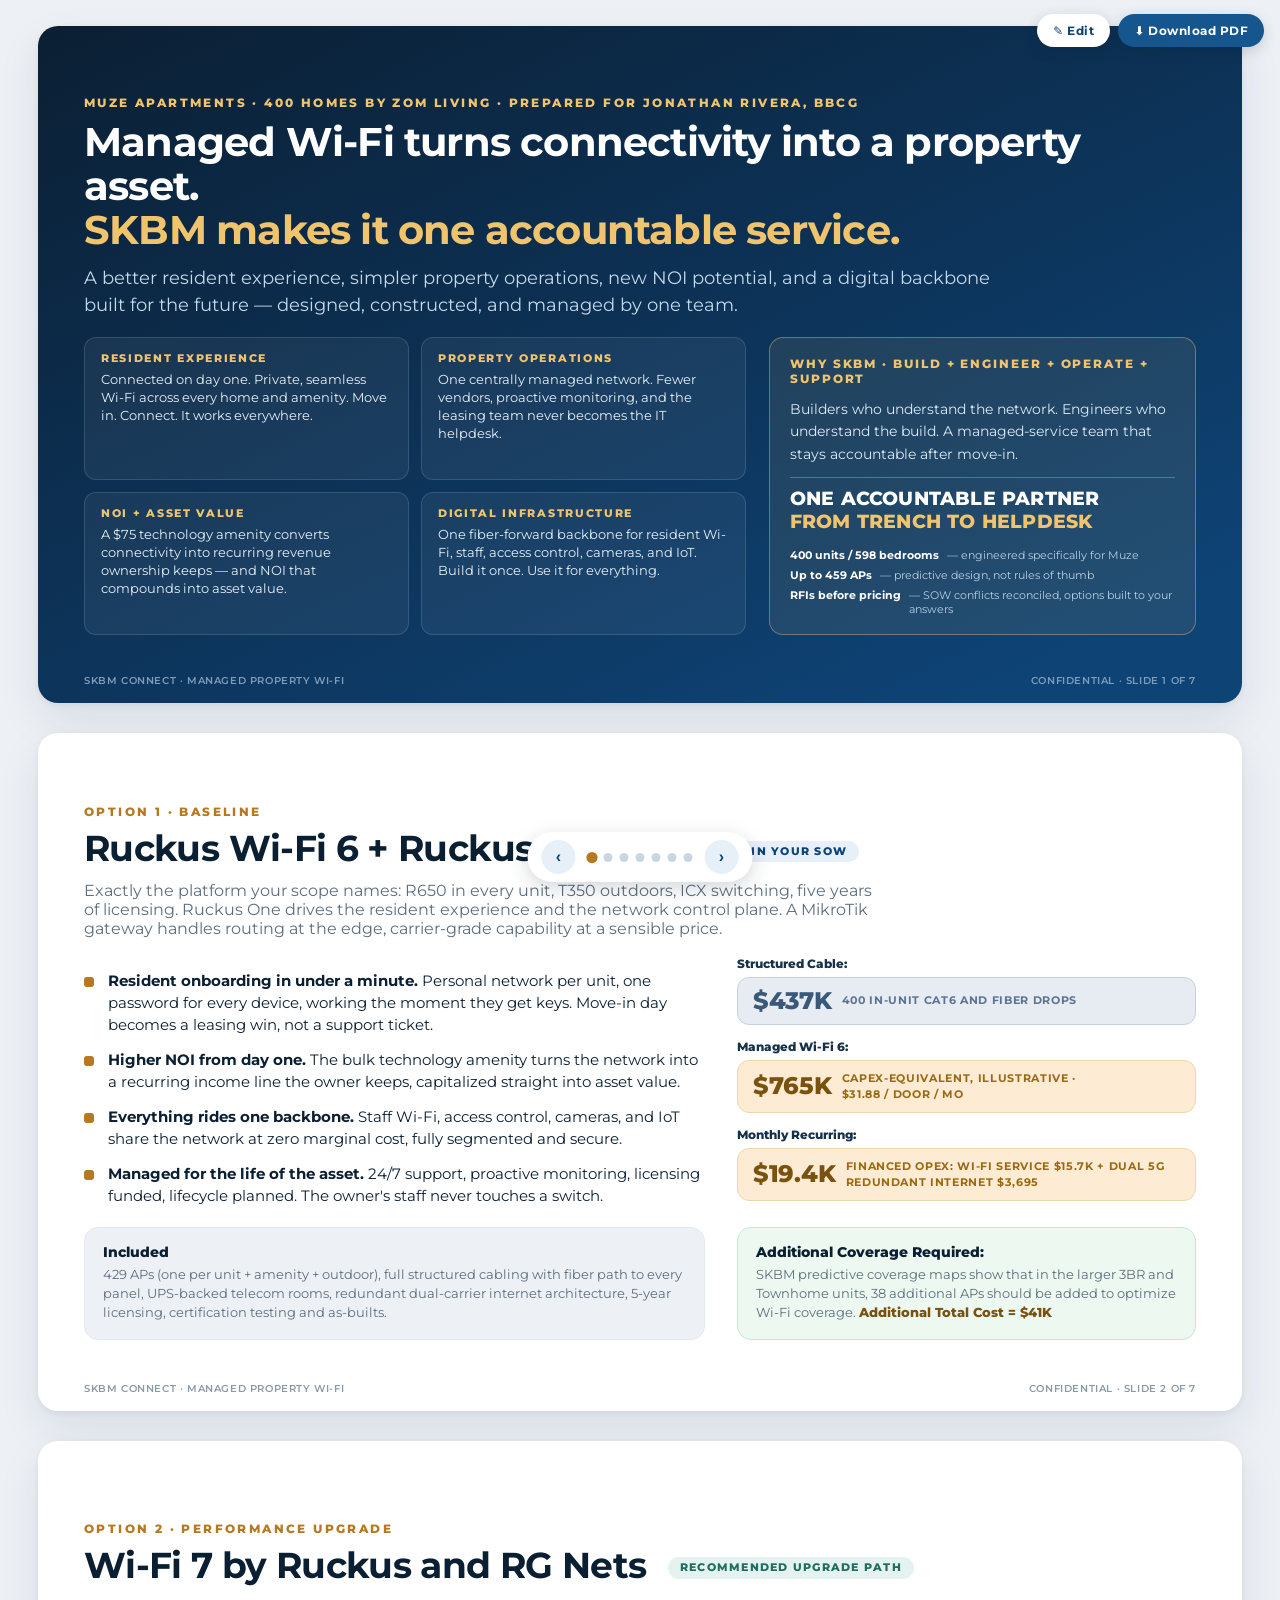
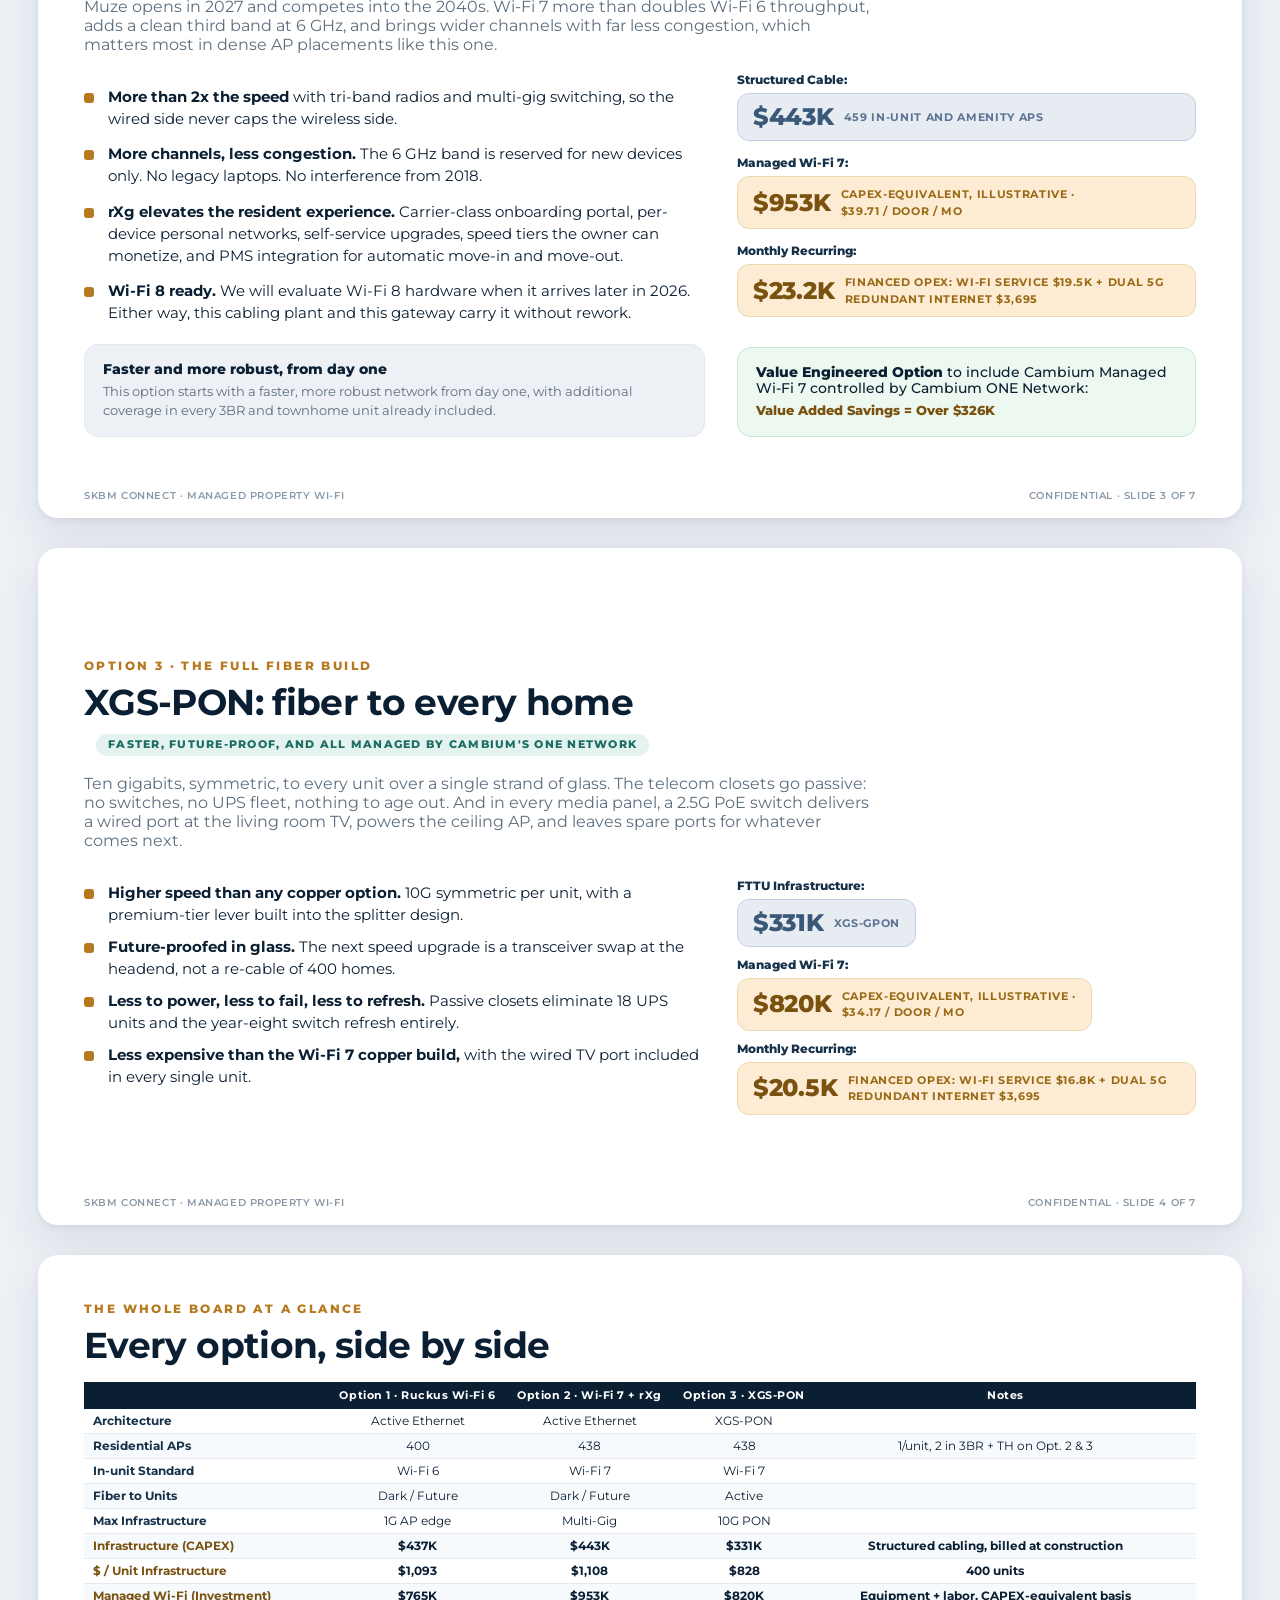
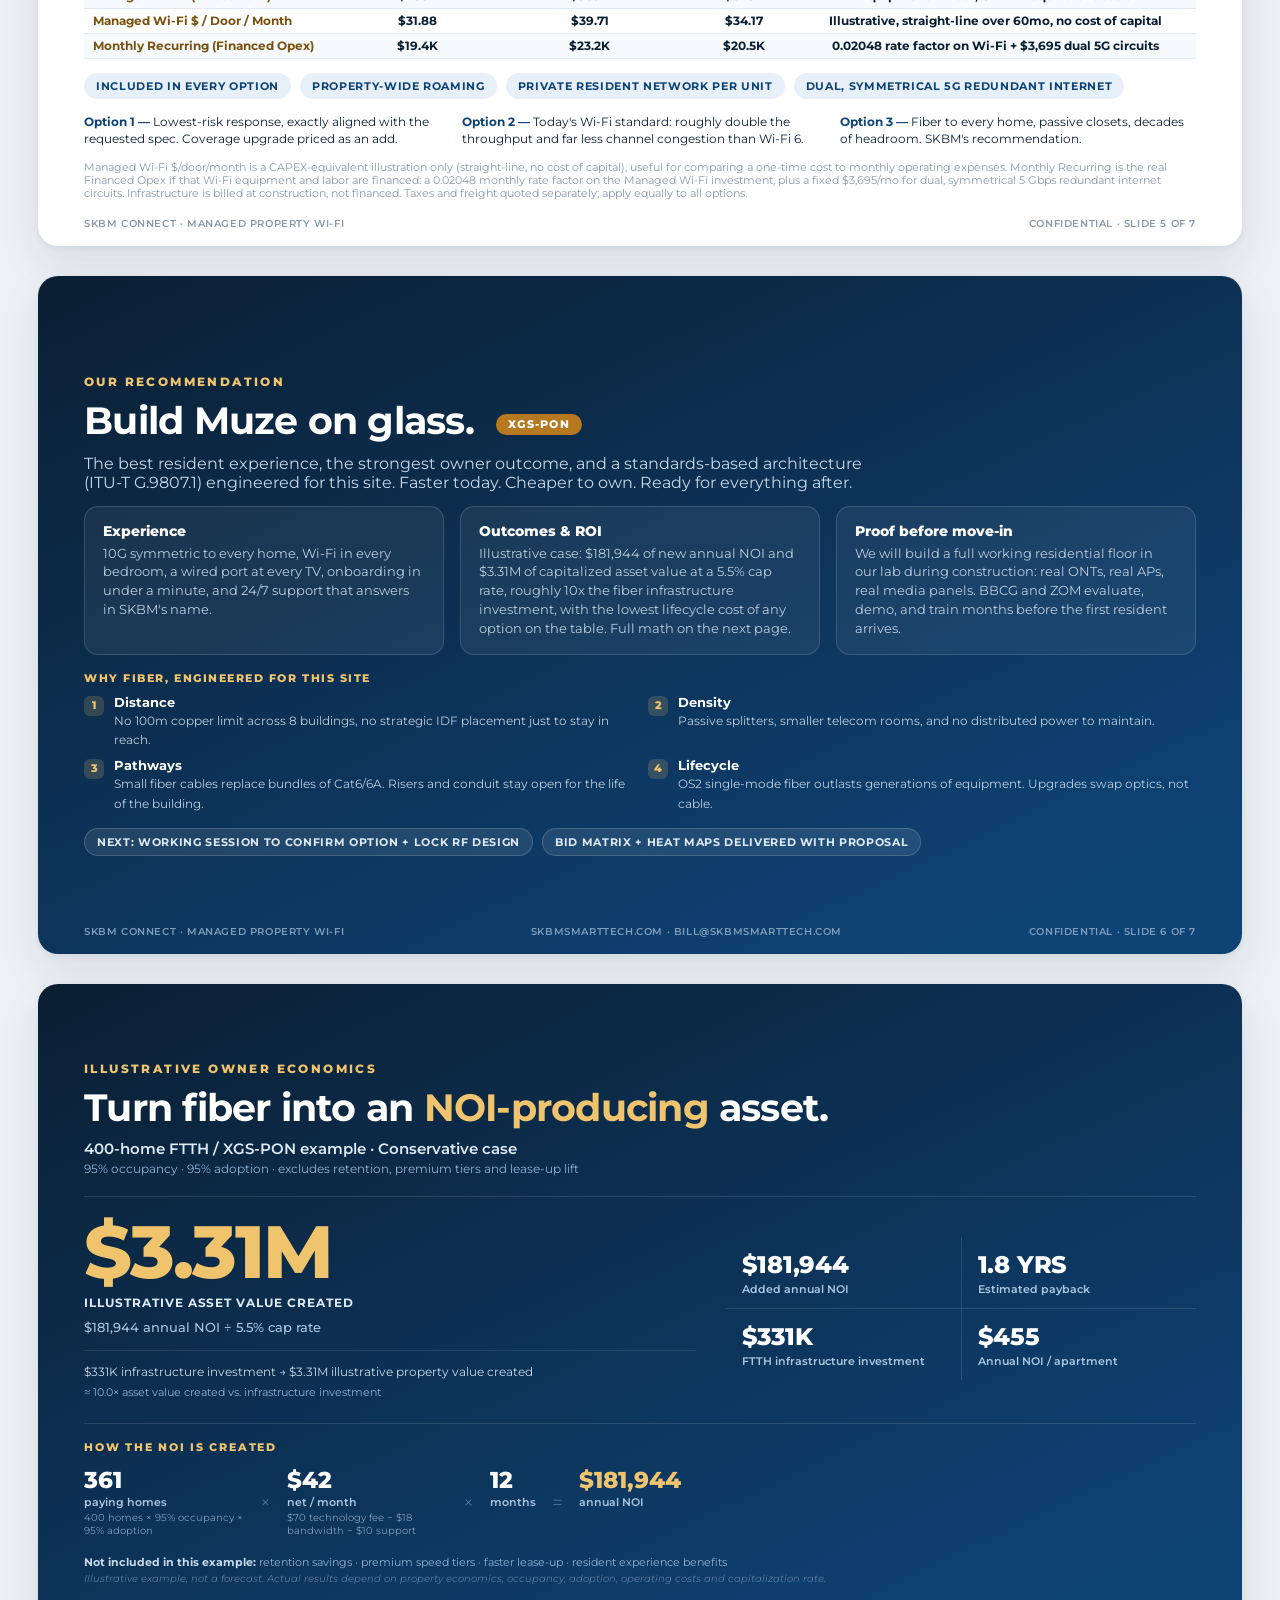
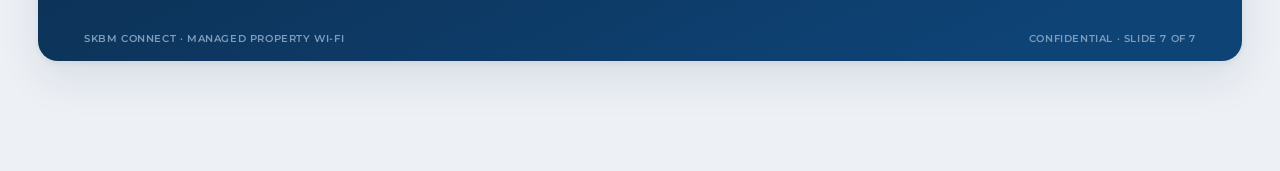
<file: website/Muze_BBCG_Presentation.html>
<!DOCTYPE html>
<html lang="en">
<head>
<meta charset="UTF-8">
<meta name="viewport" content="width=device-width, initial-scale=1.0">
<title>SKBM Connect — Muze Apartments — Managed Wi-Fi Presentation</title>
<link rel="preconnect" href="https://fonts.googleapis.com">
<link rel="preconnect" href="https://fonts.gstatic.com" crossorigin>
<link href="https://fonts.googleapis.com/css2?family=Montserrat:wght@400;500;600;700;800&display=swap" rel="stylesheet">
<style>
  :root{
    --ink:#0B1F33; --ink-soft:#16314A; --paper:#EDF1F6; --surface:#FFFFFF;
    --line:#E2E9F0; --muted:#5C6E7E; --muted-soft:#8A99A8;
    --brand:#15568F; --brand-deep:#0E4376; --brand-soft:#E7F0F9;
    --gold:#B7791F; --gold-soft:#FDEBD3; --gold-deep:#7A5210;
    --teal:#2E9E8F; --teal-soft:#E4F3F0;
    --copper:#2E86DE; --copper-soft:#DEEAF6;
    --font:'Montserrat',system-ui,sans-serif;
  }
  *{box-sizing:border-box;margin:0;padding:0}
  body{font-family:var(--font);background:var(--paper);color:var(--ink);-webkit-font-smoothing:antialiased}

  /* ---------- controls ---------- */
  .toolbar{position:fixed;top:14px;right:16px;z-index:50;display:flex;gap:8px}
  .toolbar button{font-family:var(--font);font-weight:700;font-size:12px;letter-spacing:.04em;border:0;border-radius:999px;padding:9px 16px;cursor:pointer;box-shadow:0 4px 14px rgba(11,31,51,.18)}
  .btn-edit{background:#fff;color:var(--brand-deep)}
  .btn-edit.on{background:var(--gold);color:#fff}
  .btn-pdf{background:var(--brand);color:#fff}
  .nav{position:fixed;bottom:18px;left:50%;transform:translateX(-50%);z-index:50;display:flex;align-items:center;gap:12px;background:#fff;border-radius:999px;padding:8px 14px;box-shadow:0 6px 20px rgba(11,31,51,.18)}
  .nav button{border:0;background:var(--brand-soft);color:var(--brand-deep);width:34px;height:34px;border-radius:999px;font-size:16px;font-weight:800;cursor:pointer}
  .dots{display:flex;gap:7px}
  .dot{width:9px;height:9px;border-radius:99px;background:#C9D6E2;cursor:pointer}
  .dot.on{background:var(--gold);transform:scale(1.25)}
  .editing-banner{position:fixed;top:14px;left:16px;z-index:50;background:var(--gold);color:#fff;font-size:11px;font-weight:700;letter-spacing:.08em;padding:8px 14px;border-radius:999px;display:none}
  body.editing .editing-banner{display:block}
  body.editing [contenteditable]{outline:1.5px dashed rgba(183,121,31,.6);outline-offset:3px;border-radius:4px}

  /* ---------- slides ---------- */
  .deck{max-width:1240px;margin:0 auto;padding:26px 18px 110px;display:grid;gap:30px}
  .slide{background:var(--surface);border-radius:20px;box-shadow:0 2px 6px rgba(11,31,51,.06),0 18px 44px rgba(11,31,51,.09);
    aspect-ratio:16/9;min-height:560px;padding:clamp(26px,3.6vw,54px);position:relative;overflow:hidden;display:flex;flex-direction:column;scroll-margin-top:20px}
  .slide.dark{background:linear-gradient(155deg,var(--ink) 0%,var(--brand-deep) 90%);color:#fff}
  .kick{font-size:12px;font-weight:800;letter-spacing:.2em;text-transform:uppercase;color:var(--gold)}
  .slide.dark .kick{color:#F0C36D}
  h1{font-weight:700;font-size:clamp(30px,4vw,52px);letter-spacing:-.02em;line-height:1.06;margin-top:12px}
  h2{font-weight:700;font-size:clamp(24px,2.8vw,36px);letter-spacing:-.018em;line-height:1.1;margin-top:10px}
  .sub{margin-top:12px;font-size:clamp(13px,1.25vw,16px);color:var(--muted);max-width:72ch}
  .slide.dark .sub{color:#C5D8EA}
  .grow{flex:1;display:flex;flex-direction:column;justify-content:center}
  .cols{display:grid;grid-template-columns:1.15fr .85fr;gap:clamp(18px,2.5vw,40px);align-items:start;margin-top:18px}
  .cols3{display:grid;grid-template-columns:1fr 1fr 1fr;gap:16px;margin-top:20px}
  @media(max-width:860px){.slide{aspect-ratio:auto}.cols,.cols3{grid-template-columns:1fr}}
  .tile{background:var(--paper);border:1px solid var(--line);border-radius:14px;padding:16px 18px}
  .slide.dark .tile{background:rgba(255,255,255,.06);border-color:rgba(255,255,255,.14)}
  .tile h4{font-size:13.5px;font-weight:800}
  .tile p{margin-top:6px;font-size:12.5px;color:var(--muted);line-height:1.5}
  .slide.dark .tile p{color:#B9CEE0}
  ul.pts{list-style:none;display:grid;gap:10px;margin-top:14px}
  ul.pts li{position:relative;padding-left:24px;font-size:clamp(12.5px,1.15vw,15px);line-height:1.5}
  ul.pts li::before{content:"";position:absolute;left:0;top:7px;width:10px;height:10px;border-radius:3px;background:var(--gold)}
  .slide.dark ul.pts li::before{background:#F0C36D}
  .chips{display:flex;gap:9px;flex-wrap:wrap;margin-top:18px}
  .chip{font-size:11px;font-weight:700;letter-spacing:.06em;padding:6px 12px;border-radius:999px;background:var(--brand-soft);color:var(--brand-deep)}
  .slide.dark .chip{background:rgba(255,255,255,.09);color:#DCEAF6;border:1px solid rgba(255,255,255,.16)}
  .stat{text-align:left}
  .stat .n{font-weight:800;font-size:clamp(26px,2.6vw,38px);letter-spacing:-.02em;color:var(--brand-deep)}
  .slide.dark .stat .n{color:#F0C36D}
  .stat .l{font-size:11.5px;color:var(--muted);margin-top:3px;font-weight:600}
  .slide.dark .stat .l{color:#A9C6E2}
  .plabel{font-size:12px;font-weight:800;margin-top:10px;color:var(--ink-soft)}
  .plabel+.price{margin-top:6px}
  .price{display:inline-flex;align-items:center;gap:10px;background:var(--gold-soft);border:1px solid #EAD9B0;border-radius:12px;padding:9px 15px;margin-top:14px}
  .price .p{font-weight:800;font-size:clamp(19px,1.9vw,26px);color:var(--gold-deep);letter-spacing:-.01em;line-height:1.15}
  .price .pl{font-size:11px;font-weight:700;color:#996A15;letter-spacing:.06em;line-height:1.5}
  .badge{display:inline-block;font-size:10.5px;font-weight:800;letter-spacing:.12em;text-transform:uppercase;padding:5px 12px;border-radius:999px;margin-left:12px;vertical-align:middle}
  .badge.spec{background:var(--brand-soft);color:var(--brand-deep)}
  .badge.up{background:var(--teal-soft);color:#1E6E63}
  .badge.rec{background:var(--gold);color:#fff}
  .spectrum{display:flex;gap:5px;height:7px;max-width:300px;margin-top:16px}
  .spectrum span{flex:1;border-radius:99px;opacity:.3}
  .spectrum .b1{background:#7FA8CC}.spectrum .b2{background:#2E86DE}.spectrum .b3{background:#B7791F}
  .spectrum span.on{opacity:1}
  .foot{position:absolute;left:clamp(26px,3.6vw,54px);right:clamp(26px,3.6vw,54px);bottom:16px;display:flex;justify-content:space-between;font-size:10px;font-weight:600;letter-spacing:.06em;color:var(--muted-soft)}
  .slide.dark .foot{color:#7E9CBB}
  .fine{font-size:10.5px;color:var(--muted-soft);margin-top:14px}
  .compare{width:100%;border-collapse:collapse;margin-top:16px;font-size:12px}
  .compare th{background:var(--ink);color:#fff;font-weight:700;font-size:10.5px;letter-spacing:.06em;text-transform:uppercase;padding:8px 10px;text-align:left}
  .compare td{padding:8px 10px;border-bottom:1px solid var(--line)}
  .compare tr.hl td{background:var(--gold-soft);font-weight:700}

  /* ---------- print / PDF ---------- */
  /* matrix slide */
  #s6b{aspect-ratio:auto;min-height:560px}
  .mx-wrap{overflow-x:auto;margin-top:16px}
  table.mx{width:100%;border-collapse:collapse;font-size:11.5px}
  .mx th{background:var(--ink);color:#fff;font-weight:700;font-size:10.5px;letter-spacing:.05em;padding:7px 9px;text-align:center;position:relative}
  .mx th:first-child{text-align:left}
  .mx td{padding:5px 9px;border-bottom:1px solid var(--line);text-align:center;position:relative}
  .mx td:first-child{text-align:left;font-weight:700;color:var(--ink-soft);white-space:nowrap}
  .mx tbody tr:nth-child(even) td{background:#F7FAFD}
  .mx .hlcol{background:var(--gold-soft)!important;font-weight:700}
  .mx th.hlcol{background:var(--gold)!important;color:#fff}
  .mx tr.money td{font-weight:700}
  .mx tr.money td:first-child{color:var(--gold-deep)}
  .recs{display:grid;grid-template-columns:1fr 1fr;gap:10px 22px;margin-top:16px}
  .rec-line{font-size:12px;line-height:1.45}
  .rec-line b{color:var(--brand-deep)}
  .mx-toolbar{display:none;gap:8px;margin-top:12px}
  body.editing .mx-toolbar{display:flex}
  .mx-toolbar button{font-family:var(--font);font-weight:700;font-size:11px;border:0;border-radius:8px;padding:7px 12px;cursor:pointer;background:var(--gold);color:#fff}
  .mx-ctl{display:none;position:absolute;gap:2px;z-index:5}
  body.editing .mx-ctl{display:inline-flex}
  .mx th .mx-ctl{top:-1px;right:1px}
  .mx td.mx-rowctl-cell{position:relative;padding-right:30px}
  .mx td .mx-ctl{right:2px;top:50%;transform:translateY(-50%);left:auto}
  .mx-ctl button{border:0;background:rgba(11,31,51,.75);color:#fff;font-size:9px;width:15px;height:15px;border-radius:4px;cursor:pointer;line-height:1;padding:0}
  .mx td .mx-ctl button{background:rgba(183,121,31,.85)}

  /* v2 opener */
  #s1 .hero-h1{font-weight:700;font-size:clamp(24px,3.1vw,40px);letter-spacing:-.02em;line-height:1.12;margin-top:10px}
  #s1 .hero-h1 em{font-style:normal;color:#F0C36D}
  #s1 .hero-sub{margin-top:12px;font-size:clamp(14px,1.5vw,18px);line-height:1.5;color:#C5D8EA;max-width:78ch}
  #s1 .hero-grid{display:grid;grid-template-columns:1.55fr 1fr;gap:clamp(14px,1.8vw,26px);margin-top:18px;align-items:stretch}
  #s1 .oc-grid{display:grid;grid-template-columns:1fr 1fr;gap:12px}
  #s1 .oc{background:rgba(255,255,255,.055);border:1px solid rgba(255,255,255,.13);border-radius:12px;padding:14px 16px}
  #s1 .oc .oc-k{font-size:10.5px;font-weight:800;letter-spacing:.16em;color:#F0C36D}
  #s1 .oc .oc-t{margin-top:6px;font-size:12.5px;line-height:1.45;color:#E8F0F7}
  #s1 .why{background:rgba(240,195,109,.09);border:1.5px solid rgba(240,195,109,.4);border-radius:14px;padding:18px 20px;display:flex;flex-direction:column;gap:12px}
  #s1 .why .why-k{font-size:12px;font-weight:800;letter-spacing:.16em;color:#F0C36D}
  #s1 .why .why-t{font-size:14px;line-height:1.6;color:#DCEAF6}
  #s1 .why .one{font-weight:800;font-size:clamp(15px,1.5vw,19px);line-height:1.2;letter-spacing:.01em;color:#fff;border-top:1px solid rgba(240,195,109,.35);padding-top:10px}
  #s1 .why .one span{color:#F0C36D}
  #s1 .proofs{display:grid;gap:6px;margin-top:2px}
  #s1 .proof{display:flex;gap:8px;font-size:11px;color:#B9CEE0}
  #s1 .proof b{color:#fff;white-space:nowrap}
  #s1 .numband{display:grid;grid-template-columns:1fr 1.6fr 1fr;gap:14px;margin-top:18px;border-top:1px solid rgba(255,255,255,.14);padding-top:14px}
  #s1 .num .nn{font-weight:800;font-size:clamp(24px,2.6vw,36px);letter-spacing:-.02em;color:#F0C36D}
  #s1 .num .nl{font-size:10.5px;font-weight:600;color:#A9C6E2;margin-top:2px;line-height:1.4}
  @media(max-width:860px){#s1 .hero-grid{grid-template-columns:1fr}#s1 .numband{grid-template-columns:1fr}}

  /* option slides 2 & 3: clean vertical rhythm, aligned bottom boxes */
  #s3 .cols,#s5 .cols{align-items:stretch}
  #s3 .cols>div,#s5 .cols>div{display:flex;flex-direction:column}
  #s3 .cols ul.pts,#s5 .cols ul.pts{display:grid;gap:13px}
  #s3 .cols .plabel,#s5 .cols .plabel{margin-top:14px}
  #s3 .cols .plabel:first-child,#s5 .cols .plabel:first-child{margin-top:0}
  #s3 .cols .plabel+.price,#s5 .cols .plabel+.price{margin-top:6px}
  #s3 .cols>div>*:nth-last-child(2),#s5 .cols>div>*:nth-last-child(2){margin-bottom:20px}
  #s3 .cols>div .tile:last-child,#s5 .cols>div .tile:last-child{margin-top:auto!important}
  #s3 .cols>div .tile:last-child,#s5 .cols>div .tile:last-child{min-height:0}

  /* six-box technical advantage grid */
  .adv-grid{display:grid;grid-template-columns:repeat(3,1fr);gap:14px;margin-top:20px}
  .adv{background:var(--paper);border:1px solid var(--line);border-radius:14px;padding:16px 17px}
  .adv .adv-n{font-family:var(--font);font-weight:800;font-size:11px;letter-spacing:.14em;color:var(--gold-deep);display:flex;align-items:center;gap:8px}
  .adv .adv-n .dot{width:20px;height:20px;border-radius:6px;background:var(--gold-soft);color:var(--gold-deep);display:inline-flex;align-items:center;justify-content:center;font-size:11px}
  .adv h4{margin-top:9px;font-size:14px;font-weight:700;letter-spacing:-.005em;color:var(--ink)}
  .adv p{margin-top:6px;font-size:12px;line-height:1.5;color:var(--muted)}
  @media(max-width:900px){.adv-grid{grid-template-columns:repeat(2,1fr)}}

  /* combined engineering + NOI closer */
  .adv-dark{display:grid;grid-template-columns:1fr 1fr;gap:10px 16px;margin-top:16px}
  .adv-dark .ad{display:flex;gap:10px;align-items:flex-start}
  .adv-dark .ad .dot2{width:20px;height:20px;border-radius:6px;background:rgba(240,195,109,.18);color:#F0C36D;font-size:10.5px;font-weight:800;display:flex;align-items:center;justify-content:center;flex:none;margin-top:1px}
  .adv-dark .ad b{font-size:12.5px;color:#fff;display:block}
  .adv-dark .ad span{font-size:11.5px;color:#B9CEE0;line-height:1.4}
  .noi-block{background:rgba(255,255,255,.06);border:1px solid rgba(255,255,255,.14);border-radius:14px;padding:16px 18px}
  .noi-block h4{font-size:12px;font-weight:800;letter-spacing:.06em;color:#F0C36D;text-transform:uppercase}
  .noi-block .bignum{font-weight:800;font-size:clamp(22px,2.2vw,30px);color:#fff;letter-spacing:-.02em;margin-top:8px}
  .noi-block .bigl{font-size:11px;color:#A9C6E2;margin-top:2px}
  .noi-block .mini{font-size:11.5px;color:#DCEAF6;line-height:1.6;margin-top:10px}

  .price.infra{background:#E7ECF3;border-color:#C4D1E0}
  .price.infra .p{color:#3A5878}
  .price.infra .pl{color:#5C7391}

  /* ===== slide 9 (owner/operator financial) — scoped redesign, touches nothing else ===== */
  #s9 .finhero{display:flex;flex-direction:column;height:100%}
  #s9 .fh-head{margin-top:10px;font-weight:700;font-size:clamp(24px,3vw,38px);letter-spacing:-.02em;line-height:1.14;color:#fff}
  #s9 .fh-head em{font-style:normal;color:#F0C36D}
  #s9 .fh-sub{margin-top:10px;font-size:clamp(13px,1.3vw,15px);font-weight:600;color:#DCEAF6}
  #s9 .fh-subtle{margin-top:4px;font-size:11.5px;color:#8FB2D4}
  #s9 .fh-main{display:grid;grid-template-columns:1.3fr 1fr;gap:30px;align-items:center;margin-top:20px;padding-top:18px;border-top:1px solid rgba(255,255,255,.12)}
  #s9 .fh-hero-num{font-weight:800;font-size:clamp(48px,5.8vw,80px);letter-spacing:-.03em;line-height:1;color:#F0C36D}
  #s9 .fh-hero-label{margin-top:6px;font-size:12px;font-weight:700;letter-spacing:.08em;text-transform:uppercase;color:#DCEAF6}
  #s9 .fh-hero-eq{margin-top:9px;font-size:13px;color:#A9C6E2;font-weight:500}
  #s9 .fh-invest{margin-top:15px;font-size:12px;color:#C5D8EA;line-height:1.5;padding-top:12px;border-top:1px solid rgba(255,255,255,.10)}
  #s9 .fh-invest-sub{display:block;margin-top:3px;color:#8FB2D4;font-size:11px}
  #s9 .fh-kpis{display:grid;grid-template-columns:1fr 1fr}
  #s9 .fh-kpi{padding:12px 16px;border-left:1px solid rgba(255,255,255,.12);border-top:1px solid rgba(255,255,255,.12)}
  #s9 .fh-kpi:nth-child(1),#s9 .fh-kpi:nth-child(2){border-top:0}
  #s9 .fh-kpi:nth-child(odd){border-left:0}
  #s9 .fh-kpi-n{font-weight:800;font-size:clamp(19px,1.9vw,26px);color:#fff;letter-spacing:-.01em}
  #s9 .fh-kpi-l{margin-top:4px;font-size:10.5px;font-weight:600;color:#A9C6E2}
  #s9 .fh-noi{margin-top:22px;padding-top:16px;border-top:1px solid rgba(255,255,255,.12)}
  #s9 .fh-noi-title{font-size:11px;font-weight:800;letter-spacing:.16em;color:#F0C36D;text-transform:uppercase}
  #s9 .fh-eqrow{display:flex;align-items:flex-start;gap:16px;margin-top:12px;flex-wrap:wrap}
  #s9 .fh-term-n{font-weight:800;font-size:clamp(17px,1.8vw,23px);color:#fff}
  #s9 .fh-result .fh-term-n{color:#F0C36D}
  #s9 .fh-term-l{margin-top:2px;font-size:10.5px;color:#A9C6E2;font-weight:600}
  #s9 .fh-term-s{margin-top:3px;font-size:9.5px;color:#7E9CBB;max-width:160px;line-height:1.35}
  #s9 .fh-op{font-size:19px;color:#5C7CA0;font-weight:300;align-self:center;margin-top:2px}
  #s9 .fh-foot-note{margin-top:18px;font-size:10.5px;color:#8FB2D4}
  #s9 .fh-foot-note b{color:#C5D8EA;font-weight:700}
  #s9 .fh-disclaimer{margin-top:4px;font-size:9.5px;color:#5C7CA0;font-style:italic}

  @media print{
    .mx-ctl,.mx-toolbar{display:none!important}
    @page{size:11in 8.5in;margin:0}
    body{background:#fff}
    .toolbar,.nav,.editing-banner{display:none!important}
    .deck{max-width:none;padding:0;gap:0;display:block}
    .slide{border-radius:0;box-shadow:none;width:11in;height:8.5in;aspect-ratio:auto;min-height:0;page-break-after:always;page-break-inside:avoid;break-inside:avoid;overflow:hidden;padding:0.55in 0.7in}
    .slide:last-child{page-break-after:auto}
    html,body{margin:0!important;padding:0!important}
    .slide.dark{-webkit-print-color-adjust:exact;print-color-adjust:exact}
    *{-webkit-print-color-adjust:exact;print-color-adjust:exact}
    /* PDF-only fix: slides 2 & 3 (#s3, #s5) leave a gap under the bottom-pinned
       box because .grow centers content in a fixed-height print page instead of
       stretching it. Top-align this content in print only, and reserve clear
       space above the absolutely-positioned footer so the bottom box can never
       overlap the footer bar. Screen view and all other slides untouched. */
    /* Reverted: a fixed margin-based push caused the bottom box to overlap the
       footer in real-browser rendering (font metrics differ from test tooling).
       Centering is the safe choice: leftover space splits evenly above and below
       content, so overlap can't happen short of content exceeding the full page.
       This also now matches every other slide's print behavior. */
  }
</style>
</head>
<body>
<div class="editing-banner">EDIT MODE ON — CLICK ANY TEXT TO CHANGE IT</div>
<div class="toolbar">
  <button class="btn-edit" id="editBtn" onclick="toggleEdit()">✎ Edit</button>
  <button class="btn-pdf" onclick="window.print()">⬇ Download PDF</button>
</div>

<div class="deck" id="deck">

<!-- ============ SLIDE 1: COMBINED OPENER ============ -->
<section class="slide dark" id="s1">
  <div class="grow" contenteditable="false">
    <div class="kick">Muze Apartments · 400 Homes by ZOM Living · Prepared for Jonathan Rivera, BBCG</div>
    <div class="hero-h1">Managed Wi-Fi turns connectivity into a property asset.<br><em>SKBM makes it one accountable service.</em></div>
    <p class="hero-sub">A better resident experience, simpler property operations, new NOI potential, and a digital backbone built for the future — designed, constructed, and managed by one team.</p>

    <div class="hero-grid">
      <div class="oc-grid">
        <div class="oc"><div class="oc-k">RESIDENT EXPERIENCE</div><div class="oc-t">Connected on day one. Private, seamless Wi-Fi across every home and amenity. Move in. Connect. It works everywhere.</div></div>
        <div class="oc"><div class="oc-k">PROPERTY OPERATIONS</div><div class="oc-t">One centrally managed network. Fewer vendors, proactive monitoring, and the leasing team never becomes the IT helpdesk.</div></div>
        <div class="oc"><div class="oc-k">NOI + ASSET VALUE</div><div class="oc-t">A $75 technology amenity converts connectivity into recurring revenue ownership keeps — and NOI that compounds into asset value.</div></div>
        <div class="oc"><div class="oc-k">DIGITAL INFRASTRUCTURE</div><div class="oc-t">One fiber-forward backbone for resident Wi-Fi, staff, access control, cameras, and IoT. Build it once. Use it for everything.</div></div>
      </div>
      <div class="why">
        <div class="why-k">WHY SKBM · BUILD + ENGINEER + OPERATE + SUPPORT</div>
        <div class="why-t">Builders who understand the network. Engineers who understand the build. A managed-service team that stays accountable after move-in.</div>
        <div class="one">ONE ACCOUNTABLE PARTNER<br><span>FROM TRENCH TO HELPDESK</span></div>
        <div class="proofs">
          <div class="proof"><b>400 units / 598 bedrooms</b><span>— engineered specifically for Muze</span></div>
          <div class="proof"><b>Up to 459 APs</b><span>— predictive design, not rules of thumb</span></div>
          <div class="proof"><b>RFIs before pricing</b><span>— SOW conflicts reconciled, options built to your answers</span></div>
        </div>
      </div>
    </div>

  </div>
  <div class="foot"><span>SKBM CONNECT · MANAGED PROPERTY WI-FI</span><span>CONFIDENTIAL · SLIDE 1 OF 7</span></div>
</section>

<!-- ============ SLIDE 3 ============ -->
<section class="slide" id="s3">
  <div class="grow" contenteditable="false">
    <div class="kick">Option 1 · Baseline</div>
    <h2>Ruckus Wi-Fi 6 + Ruckus One <span class="badge spec">As specified in your SOW</span></h2>
    <p class="sub">Exactly the platform your scope names: R650 in every unit, T350 outdoors, ICX switching, five years of licensing. Ruckus One drives the resident experience and the network control plane. A MikroTik gateway handles routing at the edge, carrier-grade capability at a sensible price.</p>
    <div class="cols">
      <div>
        <ul class="pts">
          <li><b>Resident onboarding in under a minute.</b> Personal network per unit, one password for every device, working the moment they get keys. Move-in day becomes a leasing win, not a support ticket.</li>
          <li><b>Higher NOI from day one.</b> The bulk technology amenity turns the network into a recurring income line the owner keeps, capitalized straight into asset value.</li>
          <li><b>Everything rides one backbone.</b> Staff Wi-Fi, access control, cameras, and IoT share the network at zero marginal cost, fully segmented and secure.</li>
          <li><b>Managed for the life of the asset.</b> 24/7 support, proactive monitoring, licensing funded, lifecycle planned. The owner's staff never touches a switch.</li>
        </ul>
        <div class="tile" style="margin-top:16px"><h4>Included</h4><p>429 APs (one per unit + amenity + outdoor), full structured cabling with fiber path to every panel, UPS-backed telecom rooms, redundant dual-carrier internet architecture, 5-year licensing, certification testing and as-builts.</p></div>
      </div>
      <div>
        <div class="plabel">Structured Cable:</div>
        <div class="price infra"><span class="p">$437K</span><span class="pl">400 IN-UNIT CAT6 AND FIBER DROPS</span></div>
        <div class="plabel">Managed Wi-Fi 6:</div>
        <div class="price"><span class="p">$765K</span><span class="pl">CAPEX-EQUIVALENT, ILLUSTRATIVE ·<br>$31.88 / DOOR / MO</span></div>
        <div class="plabel">Monthly Recurring:</div>
        <div class="price"><span class="p">$19.4K</span><span class="pl">FINANCED OPEX: WI-FI SERVICE $15.7K + DUAL 5G REDUNDANT INTERNET $3,695</span></div>
        <div class="tile" style="background:#ECF8F0;border-color:#C6E7D3"><h4>Additional Coverage Required:</h4><p>SKBM predictive coverage maps show that in the larger 3BR and Townhome units, 38 additional APs should be added to optimize Wi-Fi coverage. <span style="color:var(--gold-deep);font-weight:800">Additional Total Cost = $41K</span></p></div>
        
      </div>
    </div>
  </div>
  <div class="foot"><span>SKBM CONNECT · MANAGED PROPERTY WI-FI</span><span>CONFIDENTIAL · SLIDE 2 OF 7</span></div>
</section>

<!-- ============ SLIDE 5 ============ -->
<section class="slide" id="s5">
  <div class="grow" contenteditable="false">
    <div class="kick">Option 2 · Performance upgrade</div>
    <h2>Wi-Fi 7 by Ruckus and RG Nets <span class="badge up">Recommended upgrade path</span></h2>
    <p class="sub">Muze opens in 2027 and competes into the 2040s. Wi-Fi 7 more than doubles Wi-Fi 6 throughput, adds a clean third band at 6 GHz, and brings wider channels with far less congestion, which matters most in dense AP placements like this one.</p>
    <div class="cols">
      <div>
        <ul class="pts">
          <li><b>More than 2x the speed</b> with tri-band radios and multi-gig switching, so the wired side never caps the wireless side.</li>
          <li><b>More channels, less congestion.</b> The 6 GHz band is reserved for new devices only. No legacy laptops. No interference from 2018.</li>
          <li><b>rXg elevates the resident experience.</b> Carrier-class onboarding portal, per-device personal networks, self-service upgrades, speed tiers the owner can monetize, and PMS integration for automatic move-in and move-out.</li>
          <li><b>Wi-Fi 8 ready.</b> We will evaluate Wi-Fi 8 hardware when it arrives later in 2026. Either way, this cabling plant and this gateway carry it without rework.</li>
        </ul>
        <div class="tile" style="margin-top:16px"><h4>Faster and more robust, from day one</h4><p>This option starts with a faster, more robust network from day one, with additional coverage in every 3BR and townhome unit already included.</p></div>
      </div>
      <div>
        <div class="plabel">Structured Cable:</div>
        <div class="price infra"><span class="p">$443K</span><span class="pl">459 IN-UNIT AND AMENITY APS</span></div>
        <div class="plabel">Managed Wi-Fi 7:</div>
        <div class="price"><span class="p">$953K</span><span class="pl">CAPEX-EQUIVALENT, ILLUSTRATIVE ·<br>$39.71 / DOOR / MO</span></div>
        <div class="plabel">Monthly Recurring:</div>
        <div class="price"><span class="p">$23.2K</span><span class="pl">FINANCED OPEX: WI-FI SERVICE $19.5K + DUAL 5G REDUNDANT INTERNET $3,695</span></div>
        <div class="tile" style="background:#ECF8F0;border-color:#C6E7D3"><h4>Value Engineered Option <span style="font-weight:500">to include Cambium Managed Wi-Fi 7 controlled by Cambium ONE Network:</span></h4><p><span style="color:var(--gold-deep);font-weight:800">Value Added Savings = Over $326K</span></p></div>
        
      </div>
    </div>
  </div>
  <div class="foot"><span>SKBM CONNECT · MANAGED PROPERTY WI-FI</span><span>CONFIDENTIAL · SLIDE 3 OF 7</span></div>
</section>

<!-- ============ SLIDE 6 ============ -->
<section class="slide" id="s6">
  <div class="grow" contenteditable="false">
    <div class="kick">Option 3 · The full fiber build</div>
    <h2>XGS-PON: fiber to every home <span class="badge up">Faster, future-proof, and all managed by Cambium's One Network</span></h2>
    <p class="sub">Ten gigabits, symmetric, to every unit over a single strand of glass. The telecom closets go passive: no switches, no UPS fleet, nothing to age out. And in every media panel, a 2.5G PoE switch delivers a wired port at the living room TV, powers the ceiling AP, and leaves spare ports for whatever comes next.</p>
    <div class="cols">
      <div>
        <ul class="pts">
          <li><b>Higher speed than any copper option.</b> 10G symmetric per unit, with a premium-tier lever built into the splitter design.</li>
          <li><b>Future-proofed in glass.</b> The next speed upgrade is a transceiver swap at the headend, not a re-cable of 400 homes.</li>
          <li><b>Less to power, less to fail, less to refresh.</b> Passive closets eliminate 18 UPS units and the year-eight switch refresh entirely.</li>
          <li><b>Less expensive than the Wi-Fi 7 copper build,</b> with the wired TV port included in every single unit.</li>
        </ul>
        
      </div>
      <div>
        <div class="plabel">FTTU Infrastructure:</div>
        <div class="price infra"><span class="p">$331K</span><span class="pl">XGS-GPON</span></div>
        <div class="plabel">Managed Wi-Fi 7:</div>
        <div class="price"><span class="p">$820K</span><span class="pl">CAPEX-EQUIVALENT, ILLUSTRATIVE ·<br>$34.17 / DOOR / MO</span></div>
        <div class="plabel">Monthly Recurring:</div>
        <div class="price"><span class="p">$20.5K</span><span class="pl">FINANCED OPEX: WI-FI SERVICE $16.8K + DUAL 5G REDUNDANT INTERNET $3,695</span></div>
      </div>
    </div>
  </div>
  <div class="foot"><span>SKBM CONNECT · MANAGED PROPERTY WI-FI</span><span>CONFIDENTIAL · SLIDE 4 OF 7</span></div>
</section>


<!-- ============ SLIDE 7: SUMMARY MATRIX ============ -->
<section class="slide" id="s6b">
  <div class="grow" contenteditable="false">
    <div class="kick">The whole board at a glance</div>
    <h2>Every option, side by side</h2>
    <div class="mx-wrap">
    <table class="mx" id="mx">
      <thead>
        <tr>
          <th></th>
          <th>Option 1 · Ruckus Wi-Fi 6</th>
          <th>Option 2 · Wi-Fi 7 + rXg</th>
          <th>Option 3 · XGS-PON</th>
          <th>Notes</th>
        </tr>
      </thead>
      <tbody>
        <tr><td>Architecture</td><td>Active Ethernet</td><td>Active Ethernet</td><td>XGS-PON</td><td></td></tr>
        <tr><td>Residential APs</td><td>400</td><td>438</td><td>438</td><td>1/unit, 2 in 3BR + TH on Opt. 2 &amp; 3</td></tr>
        <tr><td>In-unit Standard</td><td>Wi-Fi 6</td><td>Wi-Fi 7</td><td>Wi-Fi 7</td><td></td></tr>
        <tr><td>Fiber to Units</td><td>Dark / Future</td><td>Dark / Future</td><td>Active</td><td></td></tr>
        <tr><td>Max Infrastructure</td><td>1G AP edge</td><td>Multi-Gig</td><td>10G PON</td><td></td></tr>
        <tr class="money"><td>Infrastructure (CAPEX)</td><td>$437K</td><td>$443K</td><td>$331K</td><td>Structured cabling, billed at construction</td></tr>
        <tr class="money"><td>$ / Unit Infrastructure</td><td>$1,093</td><td>$1,108</td><td>$828</td><td>400 units</td></tr>
        <tr class="money"><td>Managed Wi-Fi (Investment)</td><td>$765K</td><td>$953K</td><td>$820K</td><td>Equipment + labor, CAPEX-equivalent basis</td></tr>
        <tr class="money"><td>Managed Wi-Fi $ / Door / Month</td><td>$31.88</td><td>$39.71</td><td>$34.17</td><td>Illustrative, straight-line over 60mo, no cost of capital</td></tr>
        <tr class="money"><td>Monthly Recurring (Financed Opex)</td><td>$19.4K</td><td>$23.2K</td><td>$20.5K</td><td>0.02048 rate factor on Wi-Fi + $3,695 dual 5G circuits</td></tr>
      </tbody>
    </table>
    </div>
    <div class="mx-toolbar" contenteditable="false">
      <button onclick="mxAddRow()">+ Add row</button>
      <button onclick="mxAddCol()">+ Add column</button>
      <span style="font-size:11px;color:var(--muted);align-self:center">Use the small buttons on rows and headers to move or delete. Click any cell to edit.</span>
    </div>
    <div class="chips" style="margin-top:14px">
      <span class="chip">INCLUDED IN EVERY OPTION</span>
      <span class="chip">PROPERTY-WIDE ROAMING</span>
      <span class="chip">PRIVATE RESIDENT NETWORK PER UNIT</span>
      <span class="chip">DUAL, SYMMETRICAL 5G REDUNDANT INTERNET</span>
    </div>
    <div class="recs" style="grid-template-columns:repeat(3,1fr);margin-top:14px">
      <div class="rec-line"><b>Option 1 —</b> Lowest-risk response, exactly aligned with the requested spec. Coverage upgrade priced as an add.</div>
      <div class="rec-line"><b>Option 2 —</b> Today's Wi-Fi standard: roughly double the throughput and far less channel congestion than Wi-Fi 6.</div>
      <div class="rec-line"><b>Option 3 —</b> Fiber to every home, passive closets, decades of headroom. SKBM's recommendation.</div>
    </div>
    <p class="fine">Managed Wi-Fi $/door/month is a CAPEX-equivalent illustration only (straight-line, no cost of capital), useful for comparing a one-time cost to monthly operating expenses. Monthly Recurring is the real Financed Opex if that Wi-Fi equipment and labor are financed: a 0.02048 monthly rate factor on the Managed Wi-Fi investment, plus a fixed $3,695/mo for dual, symmetrical 5 Gbps redundant internet circuits. Infrastructure is billed at construction, not financed. Taxes and freight quoted separately; apply equally to all options.</p>
  </div>
  <div class="foot"><span>SKBM CONNECT · MANAGED PROPERTY WI-FI</span><span>CONFIDENTIAL · SLIDE 5 OF 7</span></div>
</section>

<section class="slide dark" id="s7c">
  <div class="grow" contenteditable="false">
    <div class="kick">Our recommendation</div>
    <h1 style="font-size:clamp(24px,3.1vw,38px)">Build Muze on glass. <span class="badge rec">XGS-PON</span></h1>
    <p class="sub">The best resident experience, the strongest owner outcome, and a standards-based architecture (ITU-T G.9807.1) engineered for this site. Faster today. Cheaper to own. Ready for everything after.</p>
    <div class="cols3" style="margin-top:14px">
      <div class="tile"><h4>Experience</h4><p>10G symmetric to every home, Wi-Fi in every bedroom, a wired port at every TV, onboarding in under a minute, and 24/7 support that answers in SKBM's name.</p></div>
      <div class="tile"><h4>Outcomes &amp; ROI</h4><p>Illustrative case: $181,944 of new annual NOI and $3.31M of capitalized asset value at a 5.5% cap rate, roughly 10x the fiber infrastructure investment, with the lowest lifecycle cost of any option on the table. Full math on the next page.</p></div>
      <div class="tile"><h4>Proof before move-in</h4><p>We will build a full working residential floor in our lab during construction: real ONTs, real APs, real media panels. BBCG and ZOM evaluate, demo, and train months before the first resident arrives.</p></div>
    </div>
    <div style="margin-top:16px">
      <div style="font-size:11px;font-weight:800;letter-spacing:.14em;color:#F0C36D;text-transform:uppercase">Why fiber, engineered for this site</div>
      <div class="adv-dark" style="margin-top:10px">
        <div class="ad"><span class="dot2">1</span><div><b>Distance</b><span>No 100m copper limit across 8 buildings, no strategic IDF placement just to stay in reach.</span></div></div>
        <div class="ad"><span class="dot2">2</span><div><b>Density</b><span>Passive splitters, smaller telecom rooms, and no distributed power to maintain.</span></div></div>
        <div class="ad"><span class="dot2">3</span><div><b>Pathways</b><span>Small fiber cables replace bundles of Cat6/6A. Risers and conduit stay open for the life of the building.</span></div></div>
        <div class="ad"><span class="dot2">4</span><div><b>Lifecycle</b><span>OS2 single-mode fiber outlasts generations of equipment. Upgrades swap optics, not cable.</span></div></div>
      </div>
    </div>
    <div class="chips" style="margin-top:16px">
      <span class="chip">NEXT: WORKING SESSION TO CONFIRM OPTION + LOCK RF DESIGN</span>
      <span class="chip">BID MATRIX + HEAT MAPS DELIVERED WITH PROPOSAL</span>
    </div>
  </div>
  <div class="foot"><span>SKBM CONNECT · MANAGED PROPERTY WI-FI</span><span style="text-align:center;flex:1">SKBMSMARTTECH.COM · BILL@SKBMSMARTTECH.COM</span><span>CONFIDENTIAL · SLIDE 6 OF 7</span></div>
</section>

<!-- ============ SLIDE 8 ============ -->

<section class="slide dark" id="s9">
  <div class="grow finhero" contenteditable="false">
    <div class="kick">Illustrative owner economics</div>
    <h1 class="fh-head">Turn fiber into an <em>NOI-producing</em> asset.</h1>
    <div class="fh-sub">400-home FTTH / XGS-PON example &middot; Conservative case</div>
    <div class="fh-subtle">95% occupancy &middot; 95% adoption &middot; excludes retention, premium tiers and lease-up lift</div>

    <div class="fh-main">
      <div>
        <div class="fh-hero-num">$3.31M</div>
        <div class="fh-hero-label">Illustrative Asset Value Created</div>
        <div class="fh-hero-eq">$181,944 annual NOI &divide; 5.5% cap rate</div>
        <div class="fh-invest">$331K infrastructure investment &rarr; $3.31M illustrative property value created
          <span class="fh-invest-sub">&asymp; 10.0&times; asset value created vs. infrastructure investment</span>
        </div>
      </div>
      <div class="fh-kpis">
        <div class="fh-kpi"><div class="fh-kpi-n">$181,944</div><div class="fh-kpi-l">Added annual NOI</div></div>
        <div class="fh-kpi"><div class="fh-kpi-n">1.8 YRS</div><div class="fh-kpi-l">Estimated payback</div></div>
        <div class="fh-kpi"><div class="fh-kpi-n">$331K</div><div class="fh-kpi-l">FTTH infrastructure investment</div></div>
        <div class="fh-kpi"><div class="fh-kpi-n">$455</div><div class="fh-kpi-l">Annual NOI / apartment</div></div>
      </div>
    </div>

    <div class="fh-noi">
      <div class="fh-noi-title">How the NOI is created</div>
      <div class="fh-eqrow">
        <div class="fh-term"><div class="fh-term-n">361</div><div class="fh-term-l">paying homes</div><div class="fh-term-s">400 homes &times; 95% occupancy &times; 95% adoption</div></div>
        <div class="fh-op">&times;</div>
        <div class="fh-term"><div class="fh-term-n">$42</div><div class="fh-term-l">net / month</div><div class="fh-term-s">$70 technology fee &minus; $18 bandwidth &minus; $10 support</div></div>
        <div class="fh-op">&times;</div>
        <div class="fh-term"><div class="fh-term-n">12</div><div class="fh-term-l">months</div></div>
        <div class="fh-op">=</div>
        <div class="fh-term fh-result"><div class="fh-term-n">$181,944</div><div class="fh-term-l">annual NOI</div></div>
      </div>
    </div>

    <div class="fh-foot-note"><b>Not included in this example:</b> retention savings &middot; premium speed tiers &middot; faster lease-up &middot; resident experience benefits</div>
    <div class="fh-disclaimer">Illustrative example, not a forecast. Actual results depend on property economics, occupancy, adoption, operating costs and capitalization rate.</div>
  </div>
  <div class="foot"><span>SKBM CONNECT · MANAGED PROPERTY WI-FI</span><span>CONFIDENTIAL · SLIDE 7 OF 7</span></div>
</section>

<!-- ============ SLIDE 9: OWNER NOI SELL SHEET ============ -->

</div>

<div class="nav">
  <button onclick="go(-1)" aria-label="Previous slide">‹</button>
  <div class="dots" id="dots"></div>
  <button onclick="go(1)" aria-label="Next slide">›</button>
</div>

<script>
const slides=[...document.querySelectorAll('.slide')];
const dots=document.getElementById('dots');
slides.forEach((s,i)=>{const d=document.createElement('div');d.className='dot'+(i===0?' on':'');d.onclick=()=>jump(i);dots.appendChild(d);});
let cur=0;
function setDot(){[...dots.children].forEach((d,i)=>d.classList.toggle('on',i===cur));}
function jump(i){cur=Math.max(0,Math.min(slides.length-1,i));slides[cur].scrollIntoView({behavior:'smooth'});setDot();}
function go(d){jump(cur+d);}
document.addEventListener('keydown',e=>{
  if(document.body.classList.contains('editing'))return;
  if(e.key==='ArrowRight'||e.key==='PageDown')go(1);
  if(e.key==='ArrowLeft'||e.key==='PageUp')go(-1);
});
const io=new IntersectionObserver(en=>{en.forEach(x=>{if(x.isIntersecting){cur=slides.indexOf(x.target);setDot();}});},{threshold:0.55});
slides.forEach(s=>io.observe(s));
let editSnapshot=null;
function serializeDeck(){
  const clone=document.documentElement.cloneNode(true);
  clone.querySelectorAll('.slide .grow').forEach(g=>g.setAttribute('contenteditable','false'));
  const b=clone.querySelector('body'); if(b) b.classList.remove('editing');
  const eb=clone.querySelector('#editBtn'); if(eb) eb.classList.remove('on');
  const dd=clone.querySelector('#dots'); if(dd) dd.innerHTML='';
  return '<!DOCTYPE html>\n'+clone.outerHTML;
}
function downloadDeck(){
  const blob=new Blob([serializeDeck()],{type:'text/html'});
  const a=document.createElement('a');
  a.href=URL.createObjectURL(blob);
  a.download='Muze_BBCG_Presentation.html';
  document.body.appendChild(a); a.click();
  setTimeout(()=>{URL.revokeObjectURL(a.href);a.remove();},500);
}
function toggleEdit(){
  const on=!document.body.classList.contains('editing');
  if(on){ editSnapshot=document.getElementById('deck').innerHTML; }
  document.body.classList.toggle('editing',on);
  document.getElementById('editBtn').classList.toggle('on',on);
  document.querySelectorAll('.slide .grow').forEach(g=>g.setAttribute('contenteditable',on?'true':'false'));
  if(!on && editSnapshot!==null && document.getElementById('deck').innerHTML!==editSnapshot){
    downloadDeck();
    editSnapshot=null;
  }
}

/* ===== matrix editor: operates on the DOM so saved files keep changes ===== */
function mxTable(){return document.getElementById('mx');}
function mxRows(){return [...mxTable().tBodies[0].rows];}
function mxHead(){return mxTable().tHead.rows[0];}
function mxEnsureControls(){
  const t=mxTable(); if(!t)return;
  [...mxHead().cells].forEach((th,i)=>{
    if(i===0)return;
    if(!th.querySelector('.mx-ctl')){
      const s=document.createElement('span'); s.className='mx-ctl'; s.setAttribute('contenteditable','false');
      s.innerHTML='<button title="Move left" onclick="mxMoveCol(this,-1)">&#8249;</button><button title="Move right" onclick="mxMoveCol(this,1)">&#8250;</button><button title="Delete column" onclick="mxDelCol(this)">&#10005;</button>';
      th.appendChild(s);
    }
  });
  mxRows().forEach(tr=>{
    const td=tr.cells[tr.cells.length-1];
    td.classList.add('mx-rowctl-cell');
    if(!td.querySelector('.mx-ctl')){
      const s=document.createElement('span'); s.className='mx-ctl'; s.setAttribute('contenteditable','false');
      s.innerHTML='<button title="Move up" onclick="mxMoveRow(this,-1)">&#8593;</button><button title="Move down" onclick="mxMoveRow(this,1)">&#8595;</button><button title="Delete row" onclick="mxDelRow(this)">&#10005;</button>';
      td.appendChild(s);
    }
  });
}
function mxColIndex(el){const th=el.closest('th,td');return [...th.parentElement.children].indexOf(th);}
function mxMoveRow(btn,d){
  const tr=btn.closest('tr'), body=tr.parentElement;
  const sib=d<0?tr.previousElementSibling:tr.nextElementSibling;
  if(!sib)return;
  d<0?body.insertBefore(tr,sib):body.insertBefore(sib,tr);
}
function mxDelRow(btn){ if(confirm('Delete this row?')) btn.closest('tr').remove(); }
function mxMoveCol(btn,d){
  const i=mxColIndex(btn), j=i+d;
  const rows=[mxHead(),...mxRows()];
  if(j<1||j>=rows[0].cells.length)return;
  rows.forEach(r=>{
    const a=r.cells[i], b=r.cells[j];
    if(a&&b){ (d>0)? r.insertBefore(b,a) : r.insertBefore(a,b); }
  });
}
function mxDelCol(btn){
  if(!confirm('Delete this column?'))return;
  const i=mxColIndex(btn);
  [mxHead(),...mxRows()].forEach(r=>r.cells[i]&&r.cells[i].remove());
}
function mxAddRow(){
  const n=mxHead().cells.length;
  const tr=document.createElement('tr');
  for(let i=0;i<n;i++){const td=document.createElement('td');td.textContent=i===0?'New attribute':'\u2014';tr.appendChild(td);}
  mxTable().tBodies[0].appendChild(tr); mxEnsureControls();
}
function mxAddCol(){
  const rows=[mxHead(),...mxRows()];
  rows.forEach((r,k)=>{
    const c=document.createElement(k===0?'th':'td');
    c.textContent=k===0?'New option':'\u2014';
    const last=r.cells[r.cells.length-1];
    r.insertBefore(c,last);
  });
  mxEnsureControls();
}
mxEnsureControls();
</script>
</body>
</html>
</file>
